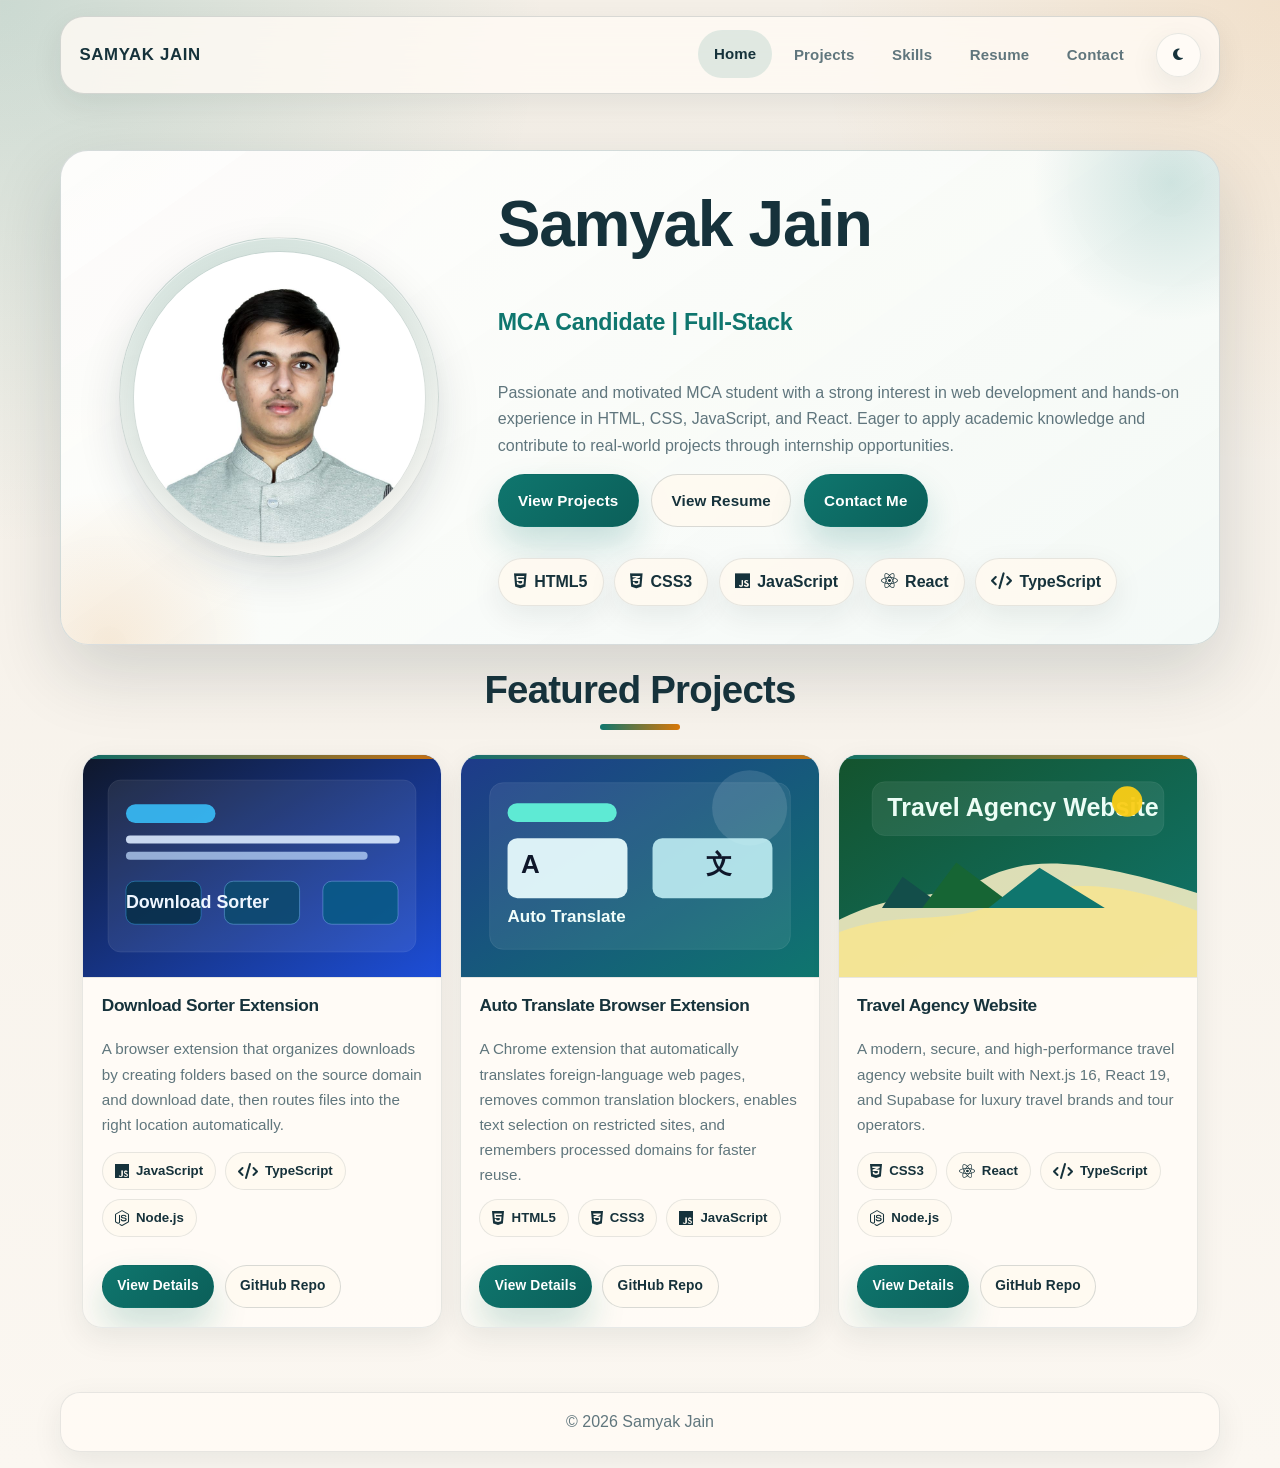
<file: index.html>
<!DOCTYPE html>
<html lang="en">
<head>
  <meta charset="UTF-8" />
  <title>Home • Samyak Jain</title>
  <meta name="viewport" content="width=device-width, initial-scale=1" />
  <meta name="description" content="Portfolio of Samyak Jain, MCA Candidate and Full-Stack Developer specializing in MERN, Next.js, browser extensions, and automation." />
  <link rel="icon" type="image/x-icon" href="assets/favicon.ico">
  <link rel="stylesheet" href="style.css" />
  <link rel="stylesheet" href="https://cdnjs.cloudflare.com/ajax/libs/font-awesome/6.5.2/css/all.min.css" />
</head>
<body onload="loadHome();">
  <header class="header">
    <div class="logo">Samyak Jain</div>
    <nav>
      <a href="index.html">Home</a>
      <a href="projects.html">Projects</a>
      <a href="skills.html">Skills</a>
      <a href="resume.html">Resume</a>
      <a href="contact.html">Contact</a>
    </nav>
    <button id="theme-toggle" aria-label="Toggle theme" class="theme-btn">
      <i class="fas fa-moon" aria-hidden="true"></i>
    </button>
  </header>

  <main>
    <section class="hero-section">
      <div class="hero-grid">
        <div class="hero-left">
          <div class="avatar-wrap">
            <img src="assets/Photo-hero.jpg" alt="Profile photo of Samyak Jain" class="profile-pic-big" loading="eager" fetchpriority="high" decoding="async" width="900" height="1124" />
          </div>
        </div>
        <div class="hero-right">
          <h1><span id="home-name">Samyak Jain</span></h1>
          <h2 id="home-title" class="typewriter" aria-live="polite"></h2>
          <p id="home-summary" class="muted"></p>
          <div class="cta-buttons">
            <a href="projects.html" class="btn">View Projects</a>
            <a href="resume.html" class="btn outline">View Resume</a>
            <a href="contact.html" class="btn">Contact Me</a>
          </div>
          <div id="home-skills" class="skills-preview mt-3"></div>
        </div>
      </div>
    </section>

    <section class="projects-section">
      <h2 class="section-title">Featured Projects</h2>
      <div id="featured-projects" class="projects-grid"></div>
    </section>
  </main>

  <footer class="footer">© <span id="year"></span> Samyak Jain</footer>
  <script src="script.js"></script>
</body>
</html>
</file>
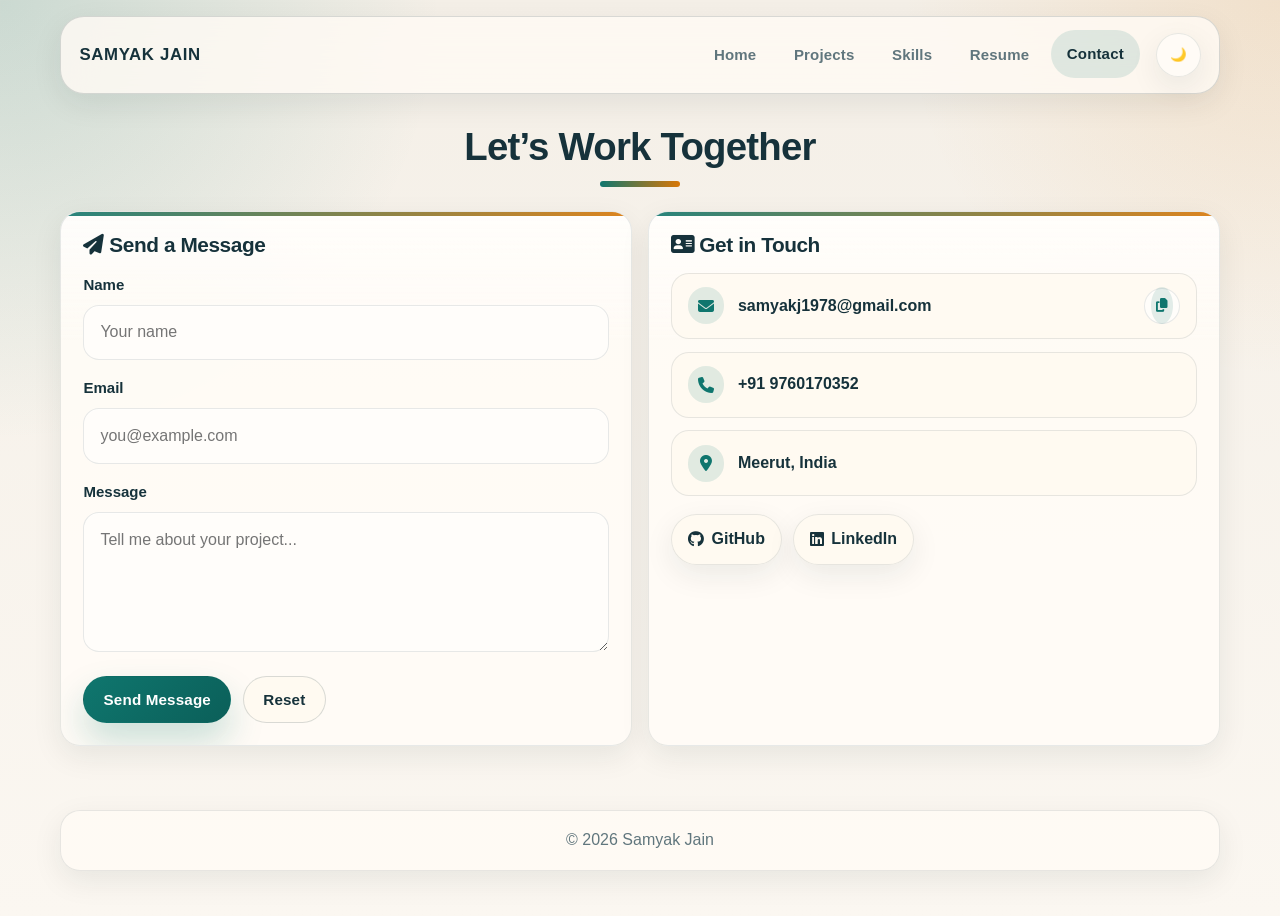
<file: contact.html>
<!DOCTYPE html>
<html lang="en">
<head>
  <meta charset="UTF-8">
  <meta name="viewport" content="width=device-width, initial-scale=1.0">
  <title>Contact Me</title>
  <link rel="icon" type="image/x-icon" href="assets/favicon.ico">
  <link rel="stylesheet" href="style.css">
  <link rel="stylesheet" href="https://cdnjs.cloudflare.com/ajax/libs/font-awesome/6.5.2/css/all.min.css" />
</head>
<body onload="initContactForm();">
  <!-- ===== Header ===== -->
  <header class="header">
    <div class="logo">Samyak Jain</div>
    <nav>
      <a href="index.html">Home</a>
      <a href="projects.html">Projects</a>
      <a href="skills.html">Skills</a>
      <a href="resume.html">Resume</a>
      <a href="contact.html" class="active">Contact</a>
    </nav>
    <button id="theme-toggle" class="theme-btn" aria-label="Toggle theme">
      <span class="theme-icon" aria-hidden="true"></span>
    </button>
  </header>

  <!-- ===== Contact Section ===== -->
  <main>
    <h2 class="section-title">Let’s Work Together</h2>

    <div class="contact-grid">
      <!-- Contact Form -->
      <div class="contact-card">
        <h3><i class="fas fa-paper-plane"></i> Send a Message</h3>
        <form id="contact-form">
          <div class="form-group">
            <label for="name">Name</label>
            <input type="text" id="name" name="name" placeholder="Your name" required>
          </div>

          <div class="form-group">
            <label for="email">Email</label>
            <input type="email" id="email" name="email" placeholder="you@example.com" required>
          </div>

          <div class="form-group">
            <label for="message">Message</label>
            <textarea id="message" name="message" placeholder="Tell me about your project..." required></textarea>
          </div>

          <div class="form-buttons">
            <button type="submit" class="btn">Send Message</button>
            <button type="reset" class="btn outline">Reset</button>
          </div>
        </form>
      </div>

      <!-- Contact Info -->
      <div class="contact-card">
        <h3><i class="fas fa-address-card"></i> Get in Touch</h3>
        <div class="contact-info-item">
          <i class="fas fa-envelope"></i>
          <span id="email-link">samyakj1978@gmail.com</span>
          <button id="copy-email" class="copy-btn" data-email="samyakj1978@gmail.com" title="Copy Email">
            <i class="fas fa-copy"></i>
          </button>
        </div>
        <div class="contact-info-item">
          <i class="fas fa-phone"></i>
          <span>+91 9760170352</span>
        </div>
        <div class="contact-info-item">
          <i class="fas fa-map-marker-alt"></i>
          <span>Meerut, India</span>
        </div>

        <div class="social-links">
          <a href="https://github.com/SamyakH" target="_blank" class="social-btn">
            <i class="fab fa-github"></i> GitHub
          </a>
          <a href="https://www.linkedin.com/in/samyak-jain-614b39314" target="_blank" class="social-btn">
            <i class="fab fa-linkedin"></i> LinkedIn
          </a>
        </div>
      </div>
    </div>
  </main>

  <!-- ===== Footer ===== -->
  <footer class="footer">© <span id="year"></span> Samyak Jain</footer>

  <script src="script.js"></script>
</body>
</html>
</file>
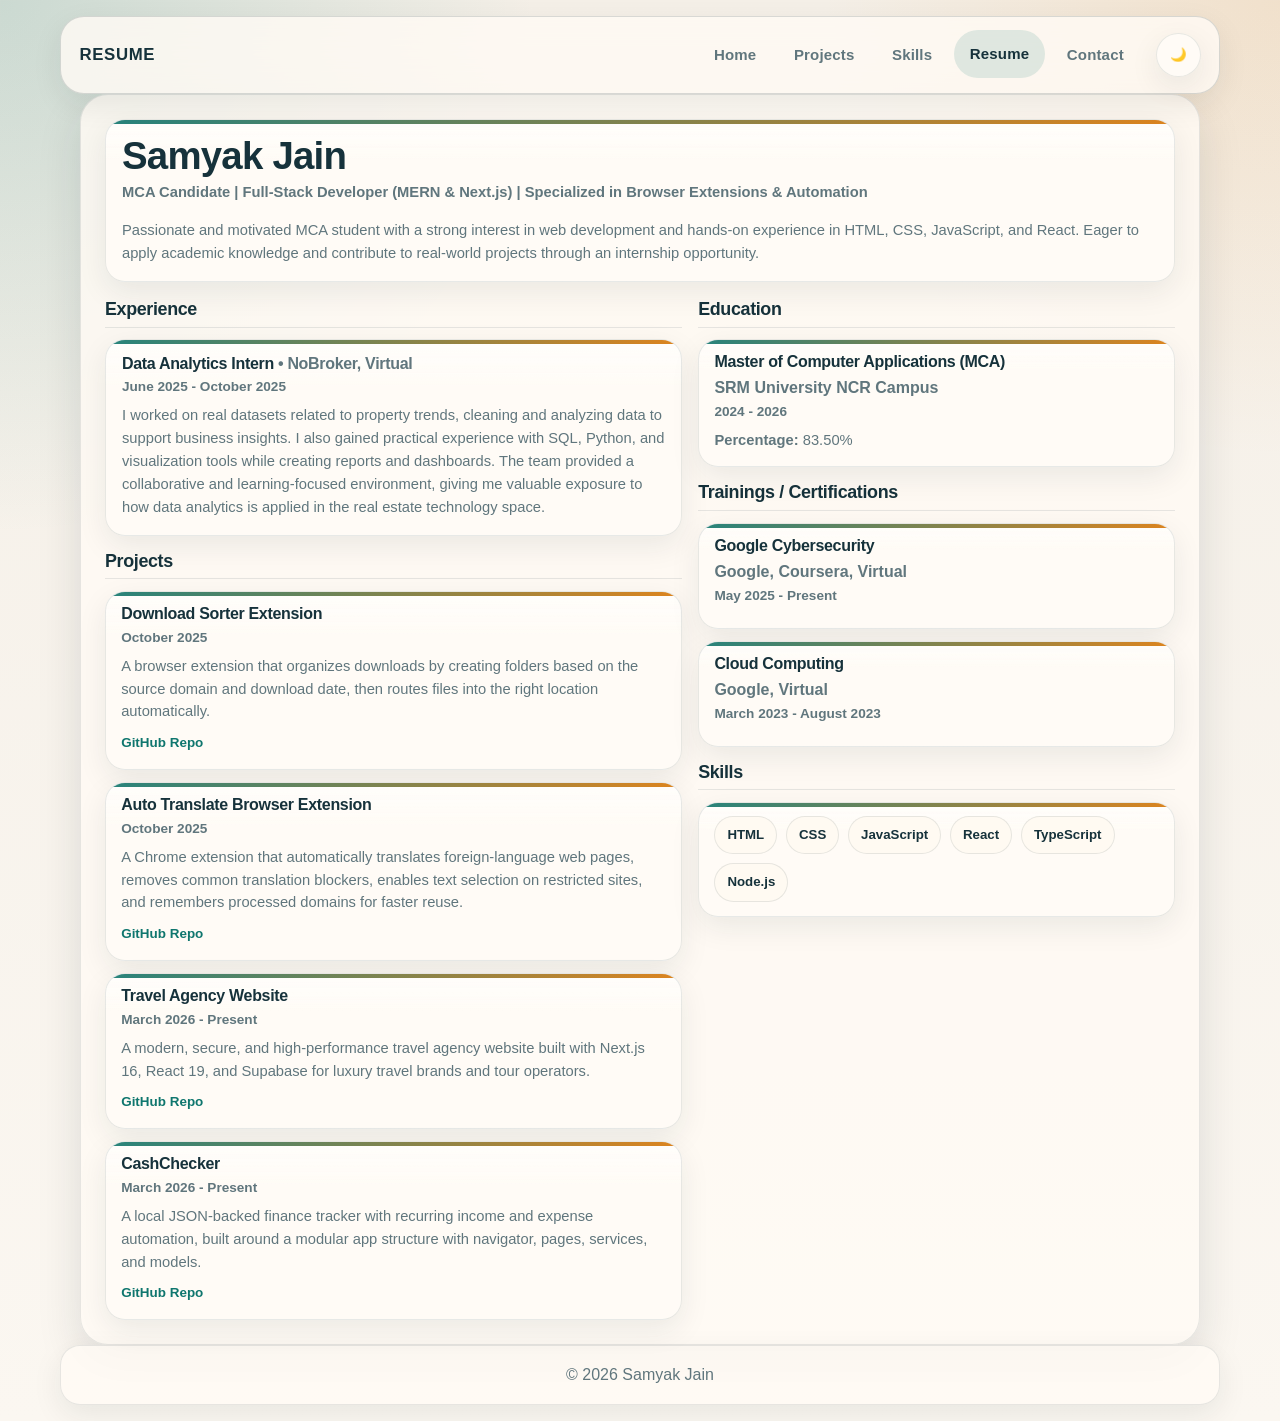
<file: resume.html>
<!DOCTYPE html>
<html lang="en">
<head>
  <meta charset="UTF-8">
  <title>Resume</title>
  <meta name="viewport" content="width=device-width, initial-scale=1" />
  <link rel="icon" type="image/x-icon" href="assets/favicon.ico">
  <link rel="stylesheet" href="style.css">
</head>
<body>
  <header class="header">
    <h1>Resume</h1>
    <nav>
      <a href="index.html">Home</a>
      <a href="projects.html">Projects</a>
      <a href="skills.html">Skills</a>
      <a href="resume.html" class="active">Resume</a>
      <a href="contact.html">Contact</a>
    </nav>
    <button id="theme-toggle" class="theme-btn" aria-label="Toggle theme">
      <span class="theme-icon" aria-hidden="true"></span>
    </button>
  </header>

  <main id="resume-page">
    <section class="resume-hero card resume-card">
      <h2 class="resume-page-title">Samyak Jain</h2>
      <p class="resume-lead">MCA Candidate | Full-Stack Developer (MERN & Next.js) | Specialized in Browser Extensions & Automation</p>
      <p>Passionate and motivated MCA student with a strong interest in web development and hands-on experience in HTML, CSS, JavaScript, and React. Eager to apply academic knowledge and contribute to real-world projects through an internship opportunity.</p>
    </section>

    <div class="resume-layout">
      <div class="resume-column">
        <section class="resume-section-block">
          <h3 class="resume-section-title">Experience</h3>
          <div class="card resume-card">
            <h4>Data Analytics Intern <span class="company">• NoBroker, Virtual</span></h4>
            <div class="dates">June 2025 - October 2025</div>
            <p>I worked on real datasets related to property trends, cleaning and analyzing data to support business insights. I also gained practical experience with SQL, Python, and visualization tools while creating reports and dashboards. The team provided a collaborative and learning-focused environment, giving me valuable exposure to how data analytics is applied in the real estate technology space.</p>
          </div>
        </section>

        <section class="resume-section-block">
          <h3 class="resume-section-title">Projects</h3>
          <div id="resume-projects" class="resume-card-grid"></div>
        </section>
      </div>

      <div class="resume-column">
        <section class="resume-section-block">
          <h3 class="resume-section-title">Education</h3>
          <div class="resume-card-grid">
            <div class="card resume-card compact">
              <h4>Master of Computer Applications (MCA)</h4>
              <div class="company">SRM University NCR Campus</div>
              <div class="dates">2024 - 2026</div>
              <p><strong>Percentage:</strong> 83.50%</p>
            </div>
        </section>

        <section class="resume-section-block">
          <h3 class="resume-section-title">Trainings / Certifications</h3>
          <div class="resume-card-grid">
            <div class="card resume-card compact">
              <h4>Google Cybersecurity</h4>
              <div class="company">Google, Coursera, Virtual</div>
              <div class="dates">May 2025 - Present</div>
            </div>
            <div class="card resume-card compact">
              <h4>Cloud Computing</h4>
              <div class="company">Google, Virtual</div>
              <div class="dates">March 2023 - August 2023</div>
            </div>
          </div>
        </section>

        <section class="resume-section-block">
          <h3 class="resume-section-title">Skills</h3>
          <div class="card resume-card compact">
            <div class="tech-tags">
              <span class="mini-tag">HTML</span>
              <span class="mini-tag">CSS</span>
              <span class="mini-tag">JavaScript</span>
              <span class="mini-tag">React</span>
              <span class="mini-tag">TypeScript</span>
              <span class="mini-tag">Node.js</span>
            </div>
          </div>
        </section>
      </div>
    </div>
  </main>

  <footer class="footer">© <span id="year"></span> Samyak Jain</footer>
  <script src="script.js"></script>
</body>
</html>
</file>
<file: style.css>
:root {
  --bg: #f4efe7;
  --bg-elevated: #fbf7f1;
  --surface: rgba(255, 251, 245, 0.82);
  --surface-strong: rgba(255, 250, 242, 0.94);
  --card: rgba(255, 252, 247, 0.9);
  --card-strong: #fffdfa;
  --text: #16323b;
  --muted: #60767d;
  --accent: #0f766e;
  --accent-hover: #0b5f59;
  --accent-soft: rgba(15, 118, 110, 0.12);
  --highlight: #d97706;
  --highlight-soft: rgba(217, 119, 6, 0.14);
  --border: rgba(22, 50, 59, 0.1);
  --border-strong: rgba(22, 50, 59, 0.16);
  --shadow-sm: 0 10px 30px rgba(19, 37, 44, 0.08);
  --shadow-md: 0 18px 45px rgba(19, 37, 44, 0.12);
  --shadow-lg: 0 28px 70px rgba(19, 37, 44, 0.16);
  --radius-sm: 14px;
  --radius-md: 20px;
  --radius-lg: 28px;
  --page-width: 1160px;
}

body.dark {
  --bg: #08141b;
  --bg-elevated: #0c1c25;
  --surface: rgba(10, 24, 33, 0.82);
  --surface-strong: rgba(10, 24, 33, 0.94);
  --card: rgba(12, 30, 40, 0.92);
  --card-strong: #102734;
  --text: #eef7f6;
  --muted: #93aab1;
  --accent: #2dd4bf;
  --accent-hover: #1db5a2;
  --accent-soft: rgba(45, 212, 191, 0.16);
  --highlight: #f59e0b;
  --highlight-soft: rgba(245, 158, 11, 0.18);
  --border: rgba(170, 209, 211, 0.14);
  --border-strong: rgba(170, 209, 211, 0.22);
  --shadow-sm: 0 14px 34px rgba(0, 0, 0, 0.32);
  --shadow-md: 0 22px 50px rgba(0, 0, 0, 0.4);
  --shadow-lg: 0 34px 80px rgba(0, 0, 0, 0.48);
}

*,
*::before,
*::after {
  box-sizing: border-box;
}

html {
  scroll-behavior: smooth;
}

body {
  margin: 0;
  min-height: 100vh;
  font-family: "Segoe UI", "Trebuchet MS", sans-serif;
  color: var(--text);
  line-height: 1.65;
  background:
    radial-gradient(circle at top left, rgba(15, 118, 110, 0.18), transparent 28%),
    radial-gradient(circle at top right, rgba(217, 119, 6, 0.12), transparent 24%),
    linear-gradient(180deg, var(--bg) 0%, var(--bg-elevated) 100%);
  position: relative;
}

body::before {
  content: "";
  position: fixed;
  inset: 0;
  pointer-events: none;
  background-image:
    linear-gradient(rgba(255, 255, 255, 0.03) 1px, transparent 1px),
    linear-gradient(90deg, rgba(255, 255, 255, 0.03) 1px, transparent 1px);
  background-size: 42px 42px;
  mask-image: linear-gradient(180deg, rgba(0, 0, 0, 0.65), transparent 85%);
  z-index: -1;
}

::selection {
  background: var(--accent);
  color: #fff;
}

img {
  display: block;
  max-width: 100%;
}

h1,
h2,
h3,
h4 {
  margin: 0 0 0.55em;
  font-family: "Trebuchet MS", "Segoe UI", sans-serif;
  letter-spacing: -0.02em;
  line-height: 1.1;
}

p {
  margin: 0;
}

a {
  color: var(--accent);
  text-decoration: none;
}

a:hover {
  color: var(--accent-hover);
}

.muted {
  color: var(--muted);
}

.mt-3 {
  margin-top: 1rem;
}

main {
  width: min(var(--page-width), calc(100% - 1.5rem));
  margin: 0 auto;
  padding: 2rem 0 4rem;
}

.admin-container {
  width: min(1200px, calc(100% - 1.5rem));
}

@media (prefers-reduced-motion: reduce) {
  *,
  *::before,
  *::after {
    animation-duration: 0.01ms !important;
    animation-iteration-count: 1 !important;
    transition-duration: 0.01ms !important;
    scroll-behavior: auto !important;
  }
}

@keyframes fadeInUp {
  from {
    opacity: 0;
    transform: translateY(22px);
  }
  to {
    opacity: 1;
    transform: translateY(0);
  }
}

@keyframes fadeInOut {
  0%,
  100% {
    opacity: 0;
    transform: translateY(-8px);
  }
  20%,
  80% {
    opacity: 1;
    transform: translateY(0);
  }
}

.fade-in {
  animation: fadeInUp 0.7s ease forwards;
}

.fade-in-up,
.slide-in-left,
.slide-in-right,
.scale-in {
  animation: fadeInUp 0.7s ease forwards;
}

.stagger-1 {
  animation-delay: 0.1s;
}

.stagger-2 {
  animation-delay: 0.2s;
}

.stagger-3 {
  animation-delay: 0.3s;
}

.stagger-4 {
  animation-delay: 0.4s;
}

.stagger-5 {
  animation-delay: 0.5s;
}

.animate-on-scroll {
  opacity: 0;
  transform: translateY(24px);
  transition: opacity 0.6s ease, transform 0.6s ease;
}

.animate-on-scroll.visible {
  opacity: 1;
  transform: translateY(0);
}

.skip-link {
  position: absolute;
  top: -44px;
  left: 1rem;
  z-index: 200;
  padding: 0.8rem 1rem;
  border-radius: 999px;
  background: var(--accent);
  color: #fff;
  font-weight: 700;
  box-shadow: var(--shadow-md);
  transition: top 0.25s ease;
}

.skip-link:focus {
  top: 1rem;
}

a:focus-visible,
button:focus-visible,
input:focus-visible,
textarea:focus-visible,
select:focus-visible {
  outline: 2px solid var(--accent);
  outline-offset: 3px;
  box-shadow: 0 0 0 5px var(--accent-soft);
}

.header {
  position: sticky;
  top: 1rem;
  z-index: 100;
  display: flex;
  align-items: center;
  justify-content: space-between;
  gap: 1rem;
  width: min(var(--page-width), calc(100% - 1.5rem));
  margin: 1rem auto 0;
  padding: 0.9rem 1.15rem;
  border: 1px solid var(--border-strong);
  border-radius: 24px;
  background: var(--surface);
  backdrop-filter: blur(18px);
  -webkit-backdrop-filter: blur(18px);
  box-shadow: var(--shadow-sm);
}

.logo,
.header h1 {
  margin: 0;
  font-size: 1.05rem;
  font-weight: 800;
  letter-spacing: 0.04em;
  text-transform: uppercase;
  color: var(--text);
}

.header nav {
  display: flex;
  align-items: center;
  flex-wrap: wrap;
  gap: 0.35rem;
  margin-left: auto;
}

.header nav a {
  display: inline-flex;
  align-items: center;
  justify-content: center;
  min-height: 2.6rem;
  padding: 0.7rem 1rem;
  border-radius: 999px;
  color: var(--muted);
  font-size: 0.94rem;
  font-weight: 700;
  letter-spacing: 0.01em;
  transition: background 0.2s ease, color 0.2s ease, transform 0.2s ease;
}

.header nav a:hover,
.header nav a.active {
  background: var(--accent-soft);
  color: var(--text);
  transform: translateY(-1px);
}

.theme-btn,
.mobile-nav-toggle {
  display: inline-flex;
  align-items: center;
  justify-content: center;
  width: 2.8rem;
  height: 2.8rem;
  border: 1px solid var(--border);
  border-radius: 50%;
  background: var(--card);
  color: var(--text);
  cursor: pointer;
  box-shadow: var(--shadow-sm);
  transition: transform 0.2s ease, border-color 0.2s ease, background 0.2s ease;
}

.theme-btn:hover,
.mobile-nav-toggle:hover {
  transform: translateY(-2px);
  border-color: var(--border-strong);
  background: var(--surface-strong);
}

.mobile-nav-toggle {
  display: none;
  font-size: 1.2rem;
}

.footer {
  width: min(var(--page-width), calc(100% - 1.5rem));
  margin: 0 auto 1rem;
  padding: 1rem 1.25rem;
  border: 1px solid var(--border);
  border-radius: 20px;
  background: var(--surface);
  text-align: center;
  color: var(--muted);
  box-shadow: var(--shadow-sm);
}

.section-title {
  font-size: clamp(2rem, 3vw, 3rem);
  text-align: center;
  color: var(--text);
  margin: 0 0 1.5rem;
}

.section-title::after {
  content: "";
  display: block;
  width: 5rem;
  height: 0.35rem;
  margin: 0.8rem auto 0;
  border-radius: 999px;
  background: linear-gradient(90deg, var(--accent), var(--highlight));
}

.skills-page-title {
  font-size: clamp(1.75rem, 2.6vw, 2.5rem);
}

.hero-section,
.projects-section {
  margin-top: 1.5rem;
}

.hero-grid {
  position: relative;
  display: grid;
  grid-template-columns: minmax(260px, 360px) minmax(0, 1fr);
  gap: clamp(1.5rem, 3vw, 2.5rem);
  align-items: center;
  padding: clamp(1.4rem, 3vw, 2.4rem);
  border: 1px solid var(--border-strong);
  border-radius: var(--radius-lg);
  background:
    linear-gradient(145deg, rgba(255, 255, 255, 0.72), rgba(241, 249, 247, 0.78)),
    var(--surface);
  box-shadow: var(--shadow-lg);
  overflow: hidden;
}

body.dark .hero-grid {
  background:
    linear-gradient(145deg, rgba(14, 31, 40, 0.88), rgba(10, 24, 33, 0.92)),
    var(--surface);
}

.hero-grid::before,
.hero-grid::after {
  content: "";
  position: absolute;
  border-radius: 50%;
  pointer-events: none;
}

.hero-grid::before {
  width: 18rem;
  height: 18rem;
  right: -6rem;
  top: -7rem;
  background: radial-gradient(circle, rgba(15, 118, 110, 0.18), transparent 68%);
}

.hero-grid::after {
  width: 20rem;
  height: 20rem;
  left: -7rem;
  bottom: -10rem;
  background: radial-gradient(circle, rgba(217, 119, 6, 0.14), transparent 68%);
}

.hero-left,
.hero-right {
  position: relative;
  z-index: 1;
}

.hero-left {
  display: flex;
  justify-content: center;
}

.avatar-wrap {
  position: relative;
  width: clamp(220px, 28vw, 320px);
  height: clamp(220px, 28vw, 320px);
  padding: 0.8rem;
  border: 1px solid var(--border);
  border-radius: 50%;
  background:
    linear-gradient(165deg, rgba(15, 118, 110, 0.18), rgba(255, 255, 255, 0.2)),
    var(--card);
  box-shadow: inset 0 1px 0 rgba(255, 255, 255, 0.55), var(--shadow-md);
}

.profile-pic-big {
  width: 100%;
  height: 100%;
  object-fit: cover;
  object-position: center top;
  border-radius: 50%;
  border: 1px solid var(--border);
  box-shadow: var(--shadow-sm);
}

.hero-right {
  display: flex;
  flex-direction: column;
  gap: 0.95rem;
}

.hero-right h1 {
  font-size: clamp(2.3rem, 5vw, 4.2rem);
}

.hero-right h2 {
  min-height: 1.8em;
  font-size: clamp(1.1rem, 2vw, 1.45rem);
  color: var(--accent);
}

.typewriter {
  letter-spacing: -0.01em;
}

.cta-buttons {
  display: flex;
  flex-wrap: wrap;
  gap: 0.8rem;
}

.btn {
  display: inline-flex;
  align-items: center;
  justify-content: center;
  gap: 0.45rem;
  min-height: 2.9rem;
  padding: 0.8rem 1.2rem;
  border: 1px solid transparent;
  border-radius: 999px;
  background: linear-gradient(135deg, var(--accent), var(--accent-hover));
  color: #fff;
  font-size: 0.95rem;
  font-weight: 700;
  letter-spacing: 0.01em;
  cursor: pointer;
  box-shadow: 0 18px 35px rgba(15, 118, 110, 0.22);
  transition: transform 0.2s ease, box-shadow 0.2s ease, filter 0.2s ease, background 0.2s ease;
}

.btn:hover {
  color: #fff;
  transform: translateY(-2px);
  filter: brightness(1.04);
  box-shadow: 0 22px 42px rgba(15, 118, 110, 0.26);
}

.btn.outline {
  background: var(--surface-strong);
  border-color: var(--border-strong);
  color: var(--text);
  box-shadow: none;
}

.btn.outline:hover {
  color: var(--text);
  border-color: var(--accent);
  background: var(--accent-soft);
  box-shadow: var(--shadow-sm);
}

.btn.small {
  min-height: 2.35rem;
  padding: 0.55rem 0.9rem;
  font-size: 0.86rem;
}

.btn-danger {
  background: linear-gradient(135deg, #dc2626, #b91c1c);
}

.btn-success {
  background: linear-gradient(135deg, #0f766e, #0b5f59);
}

#home-skills,
.skills-preview {
  display: flex;
  flex-wrap: wrap;
  gap: 0.65rem;
}

.tag,
.mini-tag,
.filter-tag,
.social-btn,
.tech-checkbox {
  display: inline-flex;
  align-items: center;
  gap: 0.45rem;
  border-radius: 999px;
  font-weight: 600;
}

.tag {
  padding: 0.6rem 0.95rem;
  background: var(--surface-strong);
  border: 1px solid var(--border);
  color: var(--text);
  box-shadow: var(--shadow-sm);
  transition: transform 0.2s ease, border-color 0.2s ease, background 0.2s ease;
}

.tag:hover {
  color: var(--text);
  transform: translateY(-2px);
  border-color: var(--accent);
  background: var(--accent-soft);
}

.tag i {
  font-size: 1.05rem;
}

.filter-bar {
  display: flex;
  flex-wrap: wrap;
  align-items: center;
  justify-content: center;
  gap: 0.8rem;
  padding: 1rem;
  margin: 0 auto 1.75rem;
  border: 1px solid var(--border);
  border-radius: var(--radius-md);
  background: var(--surface);
  box-shadow: var(--shadow-sm);
}

#search-input,
input,
textarea,
select {
  width: 100%;
  border: 1px solid var(--border);
  border-radius: 16px;
  background: var(--card-strong);
  color: var(--text);
  font: inherit;
}

#search-input {
  flex: 1 1 240px;
  min-width: 220px;
  max-width: 320px;
  padding: 0.85rem 1rem;
  box-shadow: inset 0 1px 0 rgba(255, 255, 255, 0.4);
}

#tech-filters,
.tech-filters,
.tech-checkboxes {
  display: flex;
  flex-wrap: wrap;
  gap: 0.65rem;
  justify-content: center;
}

.filter-tag {
  padding: 0.65rem 1rem;
  border: 1px solid var(--border);
  background: var(--card-strong);
  color: var(--muted);
  cursor: pointer;
  box-shadow: var(--shadow-sm);
  transition: transform 0.2s ease, background 0.2s ease, color 0.2s ease, border-color 0.2s ease;
}

.filter-tag:hover,
.filter-tag.active {
  color: var(--text);
  background: var(--accent-soft);
  border-color: rgba(15, 118, 110, 0.24);
  transform: translateY(-1px);
}

#clear-filters {
  background: linear-gradient(135deg, var(--highlight), #b45309);
  box-shadow: 0 16px 30px rgba(217, 119, 6, 0.22);
}

.projects-grid {
  display: grid;
  grid-template-columns: repeat(auto-fit, minmax(min(280px, 100%), 360px));
  gap: 1.1rem;
  justify-content: center;
}

.card,
.item-card,
.contact-card,
.contact-info {
  position: relative;
  background:
    linear-gradient(180deg, rgba(255, 255, 255, 0.62), transparent 24%),
    var(--card);
  border: 1px solid var(--border);
  border-radius: var(--radius-md);
  box-shadow: var(--shadow-sm);
  overflow: hidden;
}

.card::before,
.item-card::before,
.contact-card::before,
.contact-info::before {
  content: "";
  position: absolute;
  inset: 0 0 auto;
  height: 4px;
  background: linear-gradient(90deg, var(--accent), var(--highlight));
  opacity: 0.9;
}

.card {
  display: flex;
  flex-direction: column;
  transition: transform 0.24s ease, box-shadow 0.24s ease, border-color 0.24s ease;
}

.card:hover,
.item-card:hover,
.contact-card:hover,
.contact-info:hover {
  transform: translateY(-4px);
  border-color: var(--border-strong);
  box-shadow: var(--shadow-md);
}

.project-card {
  position: relative;
  color: inherit;
  text-decoration: none;
  width: min(100%, 360px);
  cursor: pointer;
}

.project-card-link {
  position: absolute;
  inset: 0;
  z-index: 1;
  border-radius: inherit;
}

.card .thumb {
  width: 100%;
  aspect-ratio: 16 / 10;
  object-fit: cover;
  border-bottom: 1px solid var(--border);
}

.card .body {
  display: flex;
  flex: 1;
  flex-direction: column;
  gap: 0.75rem;
  padding: 1.1rem 1.15rem 1.2rem;
}

.card h3 {
  font-size: 1.08rem;
}

.card p {
  color: var(--muted);
  font-size: 0.95rem;
}

.tech-tags {
  display: flex;
  flex-wrap: wrap;
  gap: 0.55rem;
  margin-top: auto;
}

.mini-tag {
  padding: 0.45rem 0.75rem;
  border: 1px solid var(--border);
  background: var(--surface-strong);
  color: var(--text);
  box-shadow: none;
  font-size: 0.83rem;
}

.mini-tag i {
  font-size: 1rem;
}

.project-detail-card {
  max-width: 860px;
  margin: 0 auto;
}

.project-detail-card .thumb {
  aspect-ratio: 16 / 8.5;
}

.project-detail-card .body {
  padding: 1.35rem 1.4rem 1.55rem;
}

.project-detail-card h2 {
  font-size: clamp(1.8rem, 4vw, 2.5rem);
}

.project-section {
  padding-top: 1rem;
  border-top: 1px solid var(--border);
}

.project-section h3 {
  margin-bottom: 0.4rem;
  color: var(--accent);
}

.project-detail-card .btn {
  margin-top: 0.45rem;
}

.project-detail-card .btn + .btn {
  margin-left: 0.65rem;
}

.project-actions {
  position: relative;
  z-index: 2;
  display: flex;
  flex-wrap: wrap;
  gap: 0.65rem;
  margin-top: 1rem;
}

#resume-page {
  display: grid;
  gap: 1.1rem;
  width: min(1120px, 100%);
  max-width: 1120px;
  margin: 0 auto;
  padding: clamp(1rem, 2vw, 1.5rem);
  border: 1px solid var(--border);
  border-radius: var(--radius-lg);
  background: var(--surface);
  box-shadow: var(--shadow-md);
}

.resume-hero {
  padding: 1.15rem 1.25rem 1.2rem;
}

.resume-page-title {
  margin-bottom: 0.25rem;
  font-size: clamp(1.8rem, 3vw, 2.4rem);
}

.resume-lead {
  margin-bottom: 0.65rem;
  color: var(--accent);
  font-weight: 700;
}

.resume-layout {
  display: grid;
  grid-template-columns: 1.15fr 0.95fr;
  gap: 1rem;
  align-items: start;
}

.resume-column {
  display: grid;
  gap: 1rem;
}

.resume-section-block {
  display: grid;
  gap: 0.7rem;
}

.resume-card-grid {
  display: grid;
  gap: 0.75rem;
}

.resume-section-title {
  margin: 0;
  padding-bottom: 0.45rem;
  font-size: 1.12rem;
  color: var(--text);
  border-bottom: 1px solid var(--border);
}

.resume-card {
  padding: 0.95rem 1rem 1rem;
}

.resume-card.compact {
  padding: 0.85rem 0.95rem 0.9rem;
}

.resume-card h4 {
  margin-bottom: 0.25rem;
  font-size: 1rem;
}

.resume-card .company,
.resume-card .dates {
  color: var(--muted);
  font-weight: 600;
}

.resume-card .dates {
  margin-bottom: 0.35rem;
  font-size: 0.85rem;
}

.resume-card p {
  font-size: 0.92rem;
  line-height: 1.55;
}

.resume-card p + p {
  margin-top: 0.3rem;
}

.resume-project-link {
  display: inline-flex;
  margin-top: 0.55rem;
  font-size: 0.84rem;
  font-weight: 700;
}

#skills-list {
  display: grid;
  grid-template-columns: repeat(auto-fit, minmax(220px, 1fr));
  gap: 1rem;
}

.skill-card {
  padding: 1.2rem;
  color: inherit;
  text-align: center;
  text-decoration: none;
}

.skill-icon {
  display: inline-flex;
  align-items: center;
  justify-content: center;
  width: 4.2rem;
  height: 4.2rem;
  margin: 0 auto 0.9rem;
  border-radius: 18px;
  background:
    linear-gradient(145deg, var(--accent-soft), rgba(255, 255, 255, 0.28)),
    var(--surface-strong);
  box-shadow: var(--shadow-sm);
}

.skill-icon i {
  font-size: 2rem;
  line-height: 1;
}

.progress {
  margin-top: 0.85rem;
  height: 0.55rem;
  border-radius: 999px;
  background: rgba(96, 118, 125, 0.18);
  overflow: hidden;
}

.progress-bar {
  height: 100%;
  width: 0;
  border-radius: inherit;
  background: linear-gradient(90deg, var(--accent), var(--highlight));
  transition: width 0.9s ease;
}

.contact-grid {
  display: grid;
  grid-template-columns: repeat(2, minmax(0, 1fr));
  gap: 1rem;
}

.contact-card,
.contact-info {
  padding: 1.4rem;
}

.contact-card h3,
.contact-info h3 {
  font-size: 1.3rem;
  margin-bottom: 1rem;
}

.form-group {
  margin-bottom: 1rem;
}

.form-group label {
  display: block;
  margin-bottom: 0.45rem;
  color: var(--text);
  font-size: 0.94rem;
  font-weight: 700;
}

input,
textarea,
select {
  padding: 0.85rem 1rem;
  box-shadow: inset 0 1px 0 rgba(255, 255, 255, 0.32);
  transition: border-color 0.2s ease, box-shadow 0.2s ease, transform 0.2s ease;
}

textarea {
  min-height: 140px;
  resize: vertical;
}

input:focus,
textarea:focus,
select:focus {
  outline: none;
  border-color: var(--accent);
  box-shadow: 0 0 0 4px var(--accent-soft);
}

.form-buttons {
  display: flex;
  flex-wrap: wrap;
  gap: 0.75rem;
  margin-top: 1rem;
}

.contact-info-item {
  display: flex;
  align-items: center;
  gap: 0.85rem;
  margin-bottom: 0.8rem;
  padding: 0.85rem 0.95rem;
  border: 1px solid var(--border);
  border-radius: 18px;
  background: var(--surface-strong);
}

.contact-info-item i {
  display: inline-flex;
  align-items: center;
  justify-content: center;
  width: 2.3rem;
  height: 2.3rem;
  border-radius: 50%;
  background: var(--accent-soft);
  color: var(--accent);
}

.contact-info-item span {
  flex: 1;
  color: var(--text);
  font-weight: 600;
}

.social-links {
  display: flex;
  flex-wrap: wrap;
  gap: 0.7rem;
  margin-top: 1.1rem;
}

.social-btn {
  padding: 0.7rem 1rem;
  border: 1px solid var(--border);
  background: var(--surface-strong);
  color: var(--text);
  box-shadow: var(--shadow-sm);
  transition: transform 0.2s ease, background 0.2s ease, border-color 0.2s ease;
}

.social-btn:hover {
  color: var(--text);
  transform: translateY(-2px);
  border-color: var(--accent);
  background: var(--accent-soft);
}

.copy-btn {
  display: inline-flex;
  align-items: center;
  justify-content: center;
  width: 2.25rem;
  height: 2.25rem;
  border: 1px solid var(--border);
  border-radius: 50%;
  background: var(--card-strong);
  color: var(--accent);
  cursor: pointer;
  transition: transform 0.2s ease, background 0.2s ease, border-color 0.2s ease;
}

.copy-btn:hover {
  transform: translateY(-1px);
  background: var(--accent-soft);
  border-color: var(--accent);
}

.copy-btn.copied {
  color: #15803d;
  border-color: rgba(21, 128, 61, 0.24);
  background: rgba(21, 128, 61, 0.12);
}

.admin-tabs {
  display: flex;
  flex-wrap: wrap;
  gap: 0.6rem;
  padding: 0.45rem;
  margin-bottom: 1.5rem;
  border: 1px solid var(--border);
  border-radius: 999px;
  background: var(--surface);
  box-shadow: var(--shadow-sm);
}

.admin-tab {
  border: 0;
  border-radius: 999px;
  padding: 0.8rem 1.1rem;
  background: transparent;
  color: var(--muted);
  font: inherit;
  font-weight: 700;
  cursor: pointer;
  transition: background 0.2s ease, color 0.2s ease, transform 0.2s ease;
}

.admin-tab:hover,
.admin-tab.active {
  background: linear-gradient(135deg, var(--accent), var(--accent-hover));
  color: #fff;
  transform: translateY(-1px);
}

.admin-section {
  display: none;
}

.admin-section.active {
  display: block;
}

.item-card {
  padding: 1.25rem;
}

.item-card h4 {
  font-size: 1.05rem;
  color: var(--text);
}

.form-row {
  display: grid;
  grid-template-columns: repeat(2, minmax(0, 1fr));
  gap: 1rem;
}

.item-actions {
  display: flex;
  flex-wrap: wrap;
  gap: 0.5rem;
}

.preview-link {
  display: inline-flex;
  align-items: center;
  gap: 0.35rem;
  margin-top: 0.7rem;
  font-weight: 700;
}

.tech-checkboxes {
  justify-content: flex-start;
}

.tech-checkbox {
  padding: 0.65rem 0.95rem;
  border: 1px solid var(--border);
  background: var(--card-strong);
  color: var(--muted);
  cursor: pointer;
  transition: transform 0.2s ease, background 0.2s ease, color 0.2s ease, border-color 0.2s ease;
}

.tech-checkbox input {
  margin: 0;
}

.tech-checkbox:hover,
.tech-checkbox.selected {
  color: var(--text);
  border-color: rgba(15, 118, 110, 0.24);
  background: var(--accent-soft);
  transform: translateY(-1px);
}

.save-indicator {
  position: fixed;
  top: 1.6rem;
  right: 1.6rem;
  z-index: 150;
  display: none;
  align-items: center;
  gap: 0.45rem;
  padding: 0.9rem 1rem;
  border-radius: 18px;
  background: linear-gradient(135deg, var(--accent), var(--accent-hover));
  color: #fff;
  box-shadow: var(--shadow-md);
}

.save-indicator.show {
  display: inline-flex;
  animation: fadeInOut 2s ease;
}

small {
  display: inline-block;
  margin-top: 0.35rem;
  color: var(--muted);
}

@media (max-width: 1024px) {
  .hero-grid {
    grid-template-columns: minmax(220px, 310px) minmax(0, 1fr);
  }

  .contact-grid {
    grid-template-columns: 1fr;
  }
}

@media (max-width: 820px) {
  .header {
    top: 0.75rem;
    padding: 0.8rem 0.95rem;
    border-radius: 20px;
  }

  .mobile-nav-toggle {
    display: inline-flex;
  }

  .header nav {
    display: none;
    position: absolute;
    top: calc(100% + 0.7rem);
    left: 0;
    right: 0;
    padding: 0.8rem;
    border: 1px solid var(--border);
    border-radius: 20px;
    background: var(--surface-strong);
    box-shadow: var(--shadow-md);
  }

  .header nav.active {
    display: flex;
    flex-direction: column;
    align-items: stretch;
  }

  .header nav a {
    justify-content: flex-start;
  }

  .hero-grid {
    grid-template-columns: 1fr;
    text-align: center;
  }

  .hero-left {
    order: -1;
    margin: 0 auto;
  }

  .hero-right {
    align-items: center;
  }

  .cta-buttons,
  #home-skills,
  .skills-preview {
    justify-content: center;
  }

  .project-detail-card .btn + .btn {
    margin-left: 0;
  }

  .form-row {
    grid-template-columns: 1fr;
  }
}

@media (max-width: 640px) {
  main,
  .header,
  .footer,
  .admin-container {
    width: calc(100% - 1rem);
  }

  main {
    padding: 1.4rem 0 3rem;
  }

  .filter-bar,
  .admin-tabs {
    border-radius: 20px;
  }

  .projects-grid,
  #skills-list {
    grid-template-columns: 1fr;
  }

  .project-card {
    width: 100%;
  }

  .section-title {
    font-size: 1.85rem;
  }

  .btn {
    width: 100%;
  }

  .cta-buttons .btn,
  .form-buttons .btn {
    width: auto;
  }

  .project-detail-card .btn {
    width: 100%;
  }

  .project-detail-card .btn + .btn {
    margin-top: 0.75rem;
  }

  #resume-page {
    padding: 1rem;
  }

  .resume-layout {
    grid-template-columns: 1fr;
  }

  .resume-card,
  .contact-card,
  .contact-info,
  .item-card {
    padding: 1rem;
  }

  .save-indicator {
    top: auto;
    right: 0.8rem;
    bottom: 0.8rem;
    left: 0.8rem;
    justify-content: center;
  }
}

@media (max-width: 480px) {
  .logo,
  .header h1 {
    font-size: 0.95rem;
  }

  .hero-right h1 {
    font-size: 2rem;
  }

  .hero-right h2 {
    min-height: 2.3em;
    font-size: 1rem;
  }

  .card .body {
    padding: 1rem;
  }

  .contact-info-item {
    align-items: flex-start;
  }

  .social-links {
    flex-direction: column;
  }

  .social-btn {
    justify-content: center;
  }
}
</file>
